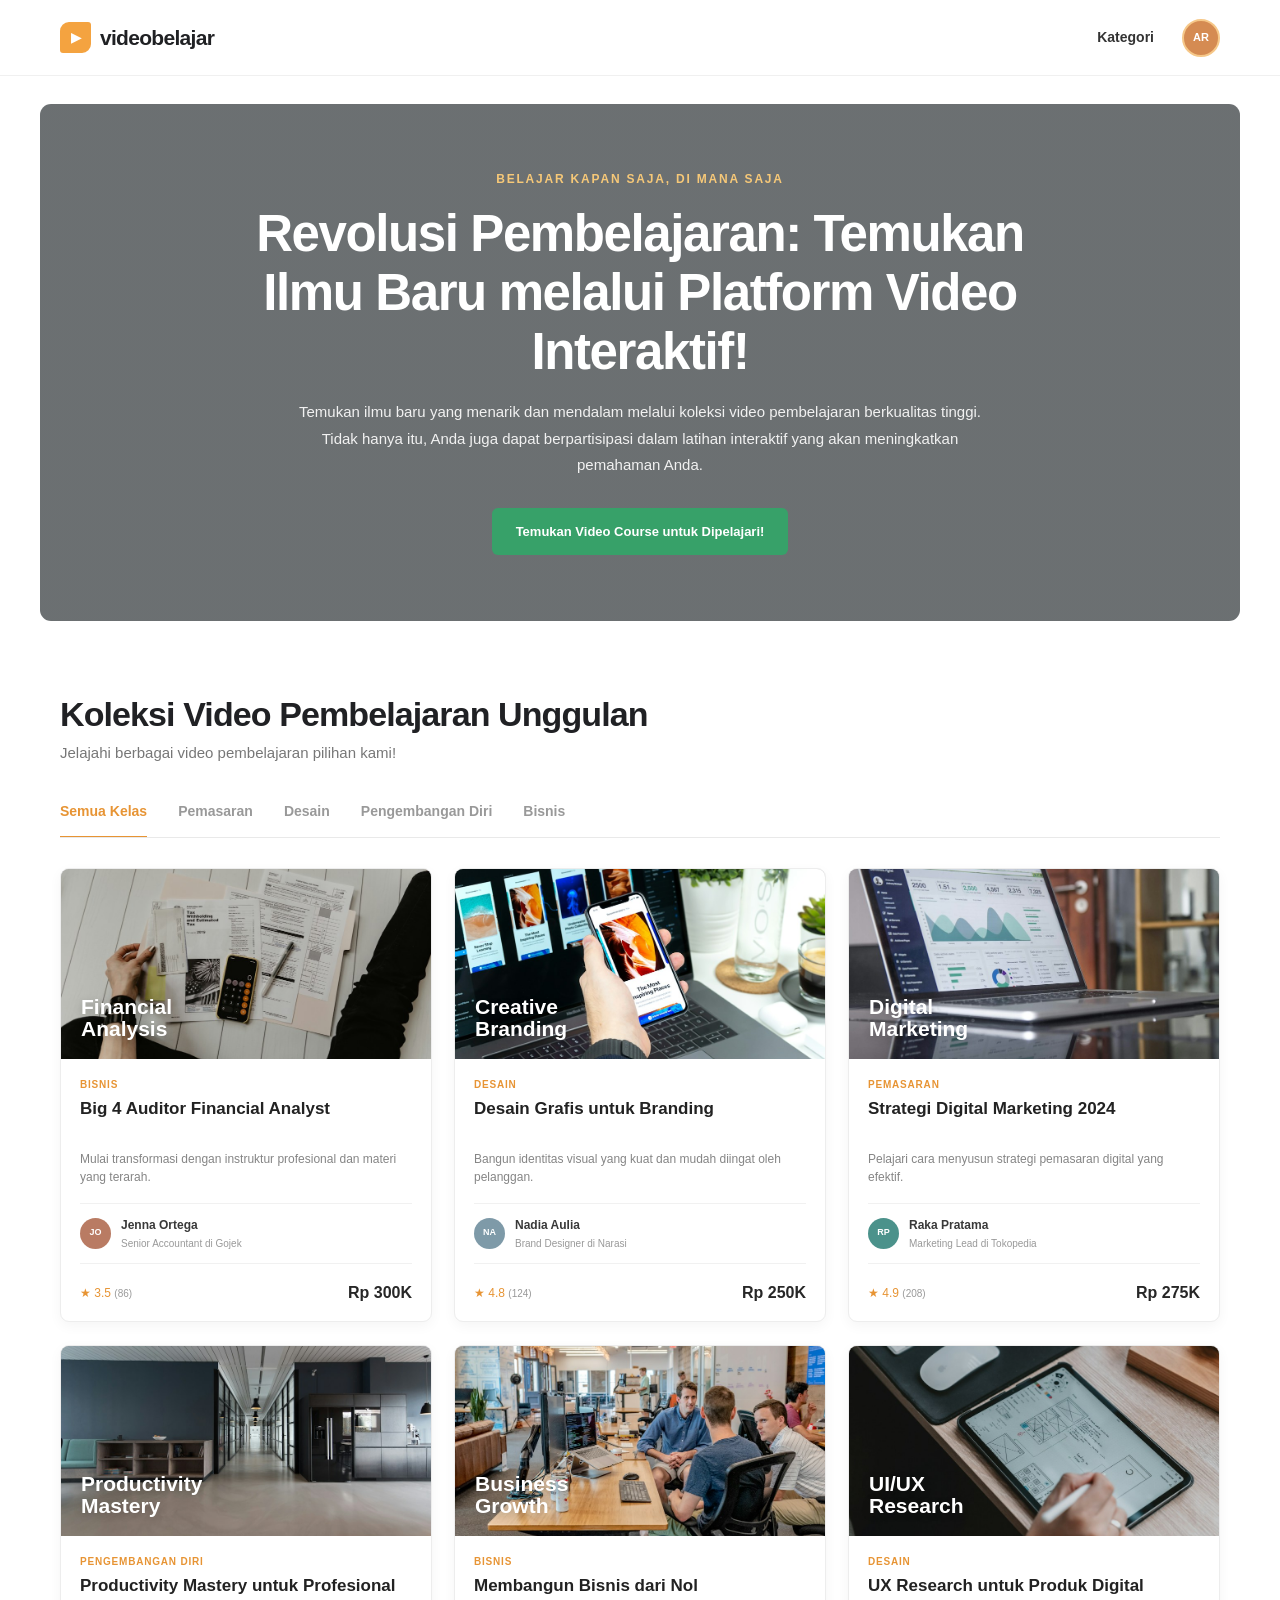
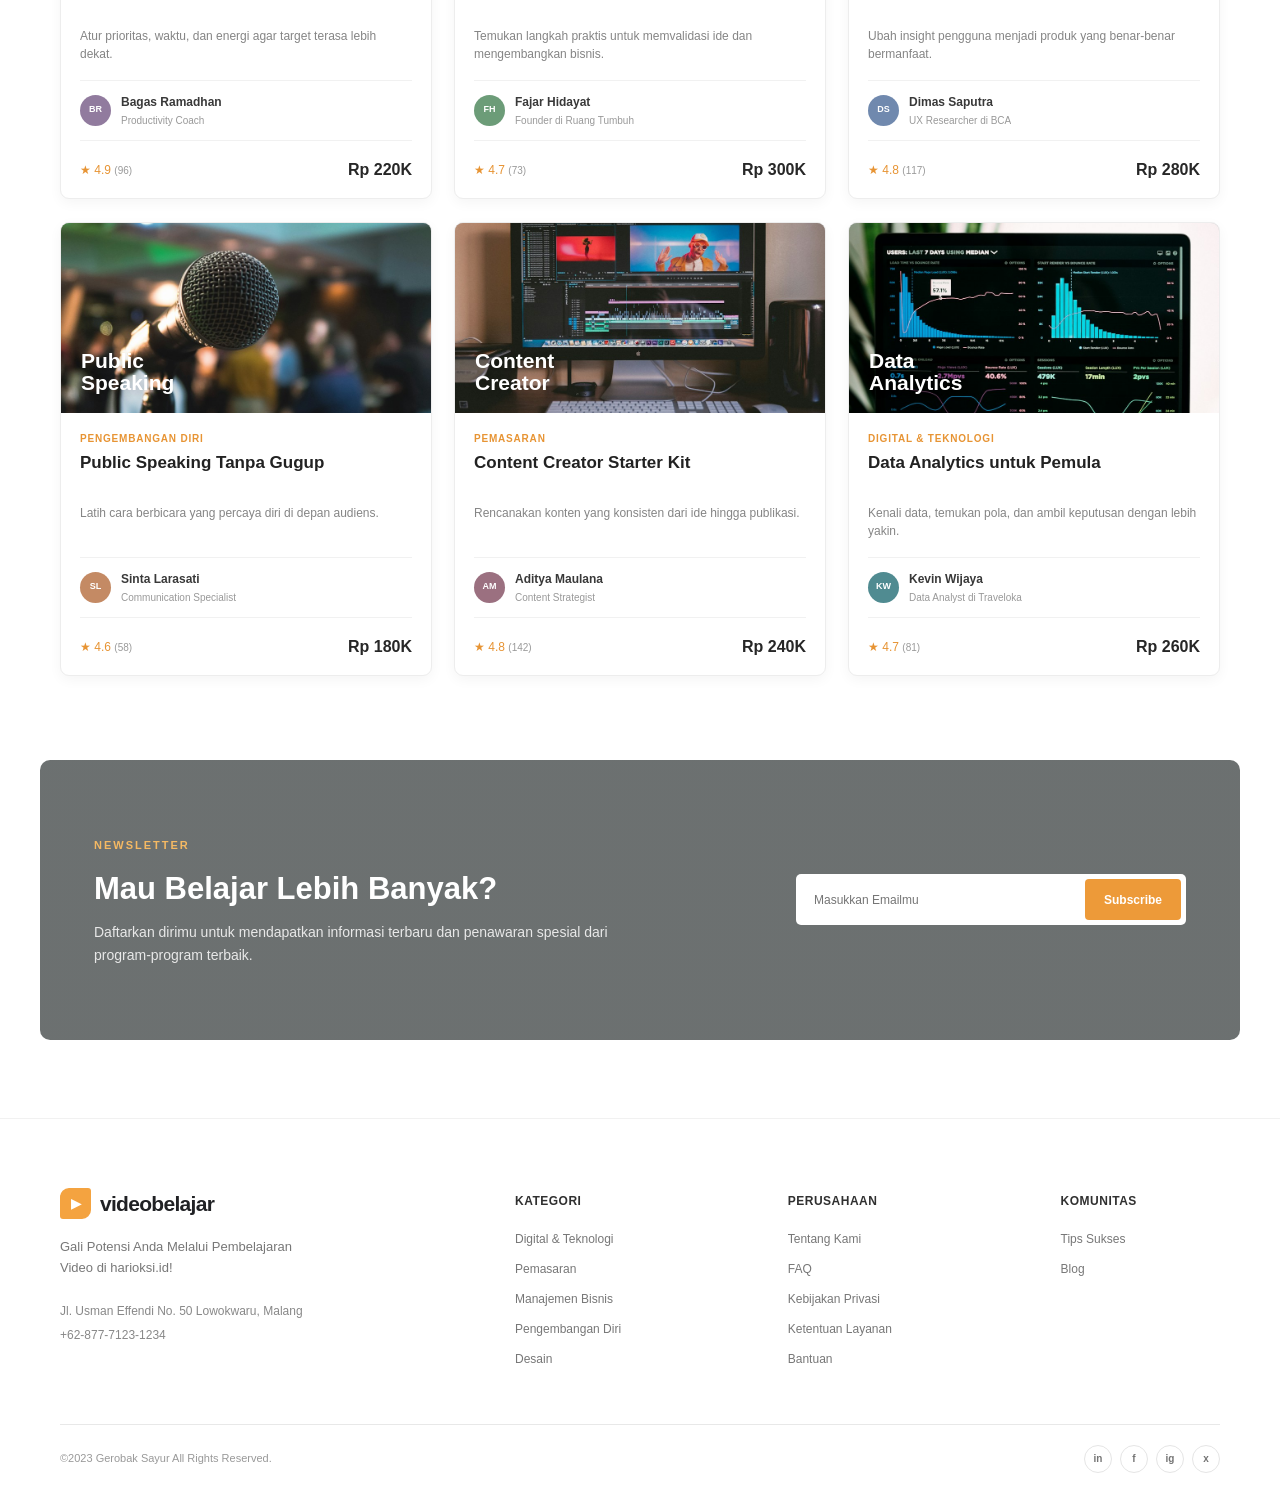
<file: index.html>
<!doctype html>
<html lang="id">
<head>
	<meta charset="utf-8">
	<meta name="viewport" content="width=device-width, initial-scale=1">
	<meta name="description" content="videobelajar, platform kursus video untuk belajar mandiri.">
	<title>videobelajar | Belajar Tanpa Batas</title>
	<link rel="stylesheet" href="style.css">
</head>
<body class="home-page">
	<header class="home-header">
		<div class="home-container home-header-inner">
			<a class="home-logo" href="index.html">
				<span class="home-logo-mark">▶</span>videobelajar
			</a>
			<nav class="home-nav" aria-label="Navigasi utama">
				<a href="#kelas">Kategori</a>
				<a class="home-avatar" href="login.html" aria-label="Buka profil">AR</a>
			</nav>
		</div>
	</header>

	<main>
		<section class="home-hero">
			<div class="home-container home-hero-content">
				<div class="home-hero-label">Belajar kapan saja, di mana saja</div>
				<h1>
					Revolusi Pembelajaran: Temukan<br class="desktop-break">
					Ilmu Baru melalui Platform Video Interaktif!
				</h1>
				<p>Temukan ilmu baru yang menarik dan mendalam melalui koleksi video pembelajaran berkualitas tinggi. Tidak hanya itu, Anda juga dapat berpartisipasi dalam latihan interaktif yang akan meningkatkan pemahaman Anda.</p>
				<a class="home-green-button" href="#kelas">Temukan Video Course untuk Dipelajari!</a>
			</div>
		</section>

		<section class="home-course-section" id="kelas">
			<div class="home-container">
				<div class="home-section-heading">
					<div>
						<h2>Koleksi Video Pembelajaran Unggulan</h2>
						<p>Jelajahi berbagai video pembelajaran pilihan kami!</p>
					</div>
				</div>
				<nav class="home-category-nav" aria-label="Kategori kelas">
					<a class="is-active" href="#kelas">Semua Kelas</a>
					<a href="#kelas">Pemasaran</a>
					<a href="#kelas">Desain</a>
					<a href="#kelas">Pengembangan Diri</a>
					<a href="#kelas">Bisnis</a>
				</nav>
			<div class="home-course-grid">
				<article class="home-course-card">
					<div class="home-thumb thumb-one"><img class="course-image" src="assets/images/financial-analysis.jpg" alt="Laporan keuangan dan kalkulator"><span>Financial<br>Analysis</span></div>
					<div class="home-card-content">
						<div class="home-card-category">Bisnis</div>
						<h3>Big 4 Auditor Financial Analyst</h3>
						<p>Mulai transformasi dengan instruktur profesional dan materi yang terarah.</p>
						<div class="home-instructor"><span class="home-instructor-avatar avatar-one">JO</span><span><strong>Jenna Ortega</strong><small>Senior Accountant di Gojek</small></span></div>
						<div class="home-card-bottom"><span class="home-rating">★ 3.5 <small>(86)</small></span><strong>Rp 300K</strong></div>
					</div>
				</article>
				<article class="home-course-card">
					<div class="home-thumb thumb-two"><img class="course-image" src="assets/images/brand-design.jpg" alt="Perangkat dan karya desain branding"><span>Creative<br>Branding</span></div>
					<div class="home-card-content">
						<div class="home-card-category">Desain</div>
						<h3>Desain Grafis untuk Branding</h3>
						<p>Bangun identitas visual yang kuat dan mudah diingat oleh pelanggan.</p>
						<div class="home-instructor"><span class="home-instructor-avatar avatar-two">NA</span><span><strong>Nadia Aulia</strong><small>Brand Designer di Narasi</small></span></div>
						<div class="home-card-bottom"><span class="home-rating">★ 4.8 <small>(124)</small></span><strong>Rp 250K</strong></div>
					</div>
				</article>
				<article class="home-course-card">
					<div class="home-thumb thumb-three"><img class="course-image" src="assets/images/digital-marketing.jpg" alt="Dashboard analitik pemasaran digital di laptop"><span>Digital<br>Marketing</span></div>
					<div class="home-card-content">
						<div class="home-card-category">Pemasaran</div>
						<h3>Strategi Digital Marketing 2024</h3>
						<p>Pelajari cara menyusun strategi pemasaran digital yang efektif.</p>
						<div class="home-instructor"><span class="home-instructor-avatar avatar-three">RP</span><span><strong>Raka Pratama</strong><small>Marketing Lead di Tokopedia</small></span></div>
						<div class="home-card-bottom"><span class="home-rating">★ 4.9 <small>(208)</small></span><strong>Rp 275K</strong></div>
					</div>
				</article>
				<article class="home-course-card">
					<div class="home-thumb thumb-four"><img class="course-image" src="assets/images/productivity.jpg" alt="Ruang kerja untuk fokus dan produktivitas"><span>Productivity<br>Mastery</span></div>
					<div class="home-card-content">
						<div class="home-card-category">Pengembangan Diri</div>
						<h3>Productivity Mastery untuk Profesional</h3>
						<p>Atur prioritas, waktu, dan energi agar target terasa lebih dekat.</p>
						<div class="home-instructor"><span class="home-instructor-avatar avatar-four">BR</span><span><strong>Bagas Ramadhan</strong><small>Productivity Coach</small></span></div>
						<div class="home-card-bottom"><span class="home-rating">★ 4.9 <small>(96)</small></span><strong>Rp 220K</strong></div>
					</div>
				</article>
				<article class="home-course-card">
					<div class="home-thumb thumb-five"><img class="course-image" src="assets/images/business-startup.jpg" alt="Tim berdiskusi mengembangkan bisnis"><span>Business<br>Growth</span></div>
					<div class="home-card-content">
						<div class="home-card-category">Bisnis</div>
						<h3>Membangun Bisnis dari Nol</h3>
						<p>Temukan langkah praktis untuk memvalidasi ide dan mengembangkan bisnis.</p>
						<div class="home-instructor"><span class="home-instructor-avatar avatar-five">FH</span><span><strong>Fajar Hidayat</strong><small>Founder di Ruang Tumbuh</small></span></div>
						<div class="home-card-bottom"><span class="home-rating">★ 4.7 <small>(73)</small></span><strong>Rp 300K</strong></div>
					</div>
				</article>
				<article class="home-course-card">
					<div class="home-thumb thumb-six"><img class="course-image" src="assets/images/ux-research.jpg" alt="Riset pengalaman pengguna dan rancangan interface"><span>UI/UX<br>Research</span></div>
					<div class="home-card-content">
						<div class="home-card-category">Desain</div>
						<h3>UX Research untuk Produk Digital</h3>
						<p>Ubah insight pengguna menjadi produk yang benar-benar bermanfaat.</p>
						<div class="home-instructor"><span class="home-instructor-avatar avatar-six">DS</span><span><strong>Dimas Saputra</strong><small>UX Researcher di BCA</small></span></div>
						<div class="home-card-bottom"><span class="home-rating">★ 4.8 <small>(117)</small></span><strong>Rp 280K</strong></div>
					</div>
				</article>
				<article class="home-course-card">
					<div class="home-thumb thumb-seven"><img class="course-image" src="assets/images/public-speaking.jpg" alt="Pembicara tampil di hadapan audiens"><span>Public<br>Speaking</span></div>
					<div class="home-card-content">
						<div class="home-card-category">Pengembangan Diri</div>
						<h3>Public Speaking Tanpa Gugup</h3>
						<p>Latih cara berbicara yang percaya diri di depan audiens.</p>
						<div class="home-instructor"><span class="home-instructor-avatar avatar-seven">SL</span><span><strong>Sinta Larasati</strong><small>Communication Specialist</small></span></div>
						<div class="home-card-bottom"><span class="home-rating">★ 4.6 <small>(58)</small></span><strong>Rp 180K</strong></div>
					</div>
				</article>
				<article class="home-course-card">
					<div class="home-thumb thumb-eight"><img class="course-image" src="assets/images/content-creation.jpg" alt="Kamera untuk membuat konten video"><span>Content<br>Creator</span></div>
					<div class="home-card-content">
						<div class="home-card-category">Pemasaran</div>
						<h3>Content Creator Starter Kit</h3>
						<p>Rencanakan konten yang konsisten dari ide hingga publikasi.</p>
						<div class="home-instructor"><span class="home-instructor-avatar avatar-eight">AM</span><span><strong>Aditya Maulana</strong><small>Content Strategist</small></span></div>
						<div class="home-card-bottom"><span class="home-rating">★ 4.8 <small>(142)</small></span><strong>Rp 240K</strong></div>
					</div>
				</article>
				<article class="home-course-card">
					<div class="home-thumb thumb-nine"><img class="course-image" src="assets/images/data-analytics.jpg" alt="Grafik dan dashboard analisis data"><span>Data<br>Analytics</span></div>
					<div class="home-card-content">
						<div class="home-card-category">Digital &amp; Teknologi</div>
						<h3>Data Analytics untuk Pemula</h3>
						<p>Kenali data, temukan pola, dan ambil keputusan dengan lebih yakin.</p>
						<div class="home-instructor"><span class="home-instructor-avatar avatar-nine">KW</span><span><strong>Kevin Wijaya</strong><small>Data Analyst di Traveloka</small></span></div>
						<div class="home-card-bottom"><span class="home-rating">★ 4.7 <small>(81)</small></span><strong>Rp 260K</strong></div>
					</div>
				</article>
			</div>
			</div>
		</section>

		<section class="home-newsletter" id="newsletter">
			<div class="home-container home-newsletter-inner">
				<div class="home-newsletter-copy">
					<span>NEWSLETTER</span>
					<h2>Mau Belajar Lebih Banyak?</h2>
					<p>Daftarkan dirimu untuk mendapatkan informasi terbaru dan penawaran spesial dari program-program terbaik.</p>
				</div>
				<form class="home-newsletter-form">
					<label class="visually-hidden" for="newsletter-email">Alamat email</label>
					<input id="newsletter-email" type="email" placeholder="Masukkan Emailmu" required>
					<button type="submit">Subscribe</button>
				</form>
			</div>
		</section>
	</main>

	<footer class="home-footer" id="tentang">
		<div class="home-container">
			<div class="home-footer-grid">
				<div class="home-footer-about">
					<a class="home-logo" href="index.html"><span class="home-logo-mark">▶</span>videobelajar</a>
					<p>Gali Potensi Anda Melalui Pembelajaran<br>Video di harioksi.id!</p>
					<address>Jl. Usman Effendi No. 50 Lowokwaru, Malang<br><a href="tel:+6287771231234">+62-877-7123-1234</a></address>
				</div>
				<div>
					<h3>KATEGORI</h3>
					<nav>
						<a href="#kelas">Digital &amp; Teknologi</a>
						<a href="#kelas">Pemasaran</a>
						<a href="#kelas">Manajemen Bisnis</a>
						<a href="#kelas">Pengembangan Diri</a>
						<a href="#kelas">Desain</a>
					</nav>
				</div>
				<div>
					<h3>PERUSAHAAN</h3>
					<nav>
						<a href="#tentang">Tentang Kami</a>
						<a href="#tentang">FAQ</a>
						<a href="#tentang">Kebijakan Privasi</a>
						<a href="#tentang">Ketentuan Layanan</a>
						<a href="#tentang">Bantuan</a>
					</nav>
				</div>
				<div>
					<h3>KOMUNITAS</h3>
					<nav>
						<a href="#tentang">Tips Sukses</a>
						<a href="#tentang">Blog</a>
					</nav>
				</div>
			</div>
			<div class="home-footer-bottom">
				<span>©2023 Gerobak Sayur All Rights Reserved.</span>
				<div class="home-socials">
					<a href="#tentang" aria-label="LinkedIn">in</a>
					<a href="#tentang" aria-label="Facebook">f</a>
					<a href="#tentang" aria-label="Instagram">ig</a>
					<a href="#tentang" aria-label="Twitter">x</a>
				</div>
			</div>
		</div>
	</footer>
</body>
</html>
</file>
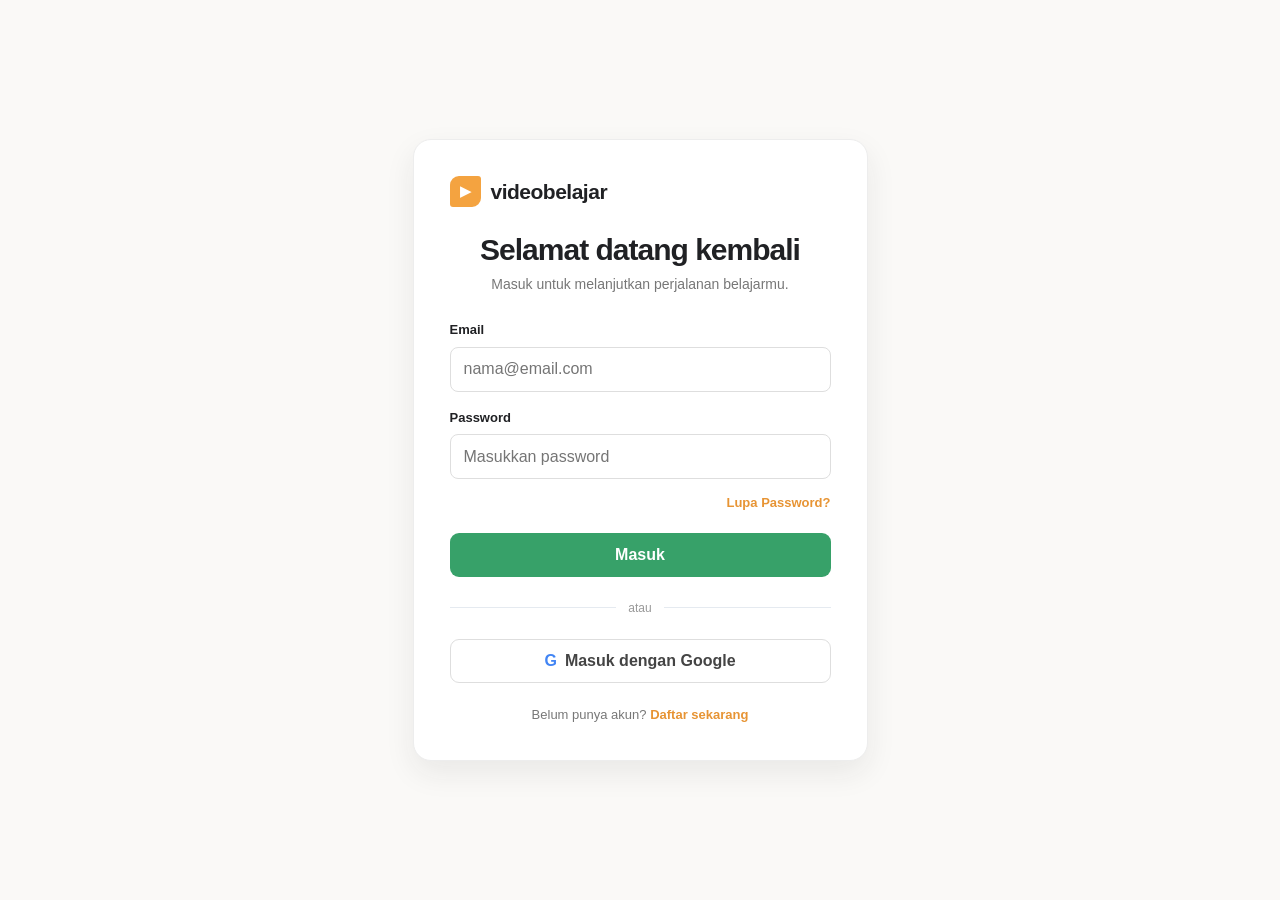
<file: login.html>
<!doctype html>
<html lang="id">
<head>
	<meta charset="utf-8">
	<meta name="viewport" content="width=device-width, initial-scale=1">
	<title>Masuk | videobelajar</title>
	<link rel="stylesheet" href="style.css">
</head>
<body class="auth-page">
	<main class="auth-shell">
		<a class="logo auth-brand" href="index.html">
			<span class="logo-mark">▶</span>videobelajar
		</a>
		<h1>Selamat datang kembali</h1>
		<p class="auth-intro">Masuk untuk melanjutkan perjalanan belajarmu.</p>
		<form action="index.html">
			<div class="form-group">
				<label for="login-email">Email</label>
				<input id="login-email" name="email" type="email" placeholder="nama@email.com" required>
			</div>
			<div class="form-group">
				<label for="login-password">Password</label>
				<input id="login-password" name="password" type="password" placeholder="Masukkan password" required>
			</div>
			<div class="form-row">
				<span></span>
				<a class="text-link accent" href="#">Lupa Password?</a>
			</div>
			<button class="btn btn-primary btn-full" type="submit">Masuk</button>
		</form>
		<div class="auth-divider">atau</div>
		<a class="btn btn-ghost btn-full" href="index.html">
			<span class="google-mark">G</span> Masuk dengan Google
		</a>
		<p class="auth-switch">Belum punya akun? <a class="text-link accent" href="register.html">Daftar sekarang</a></p>
	</main>
</body>
</html>
</file>
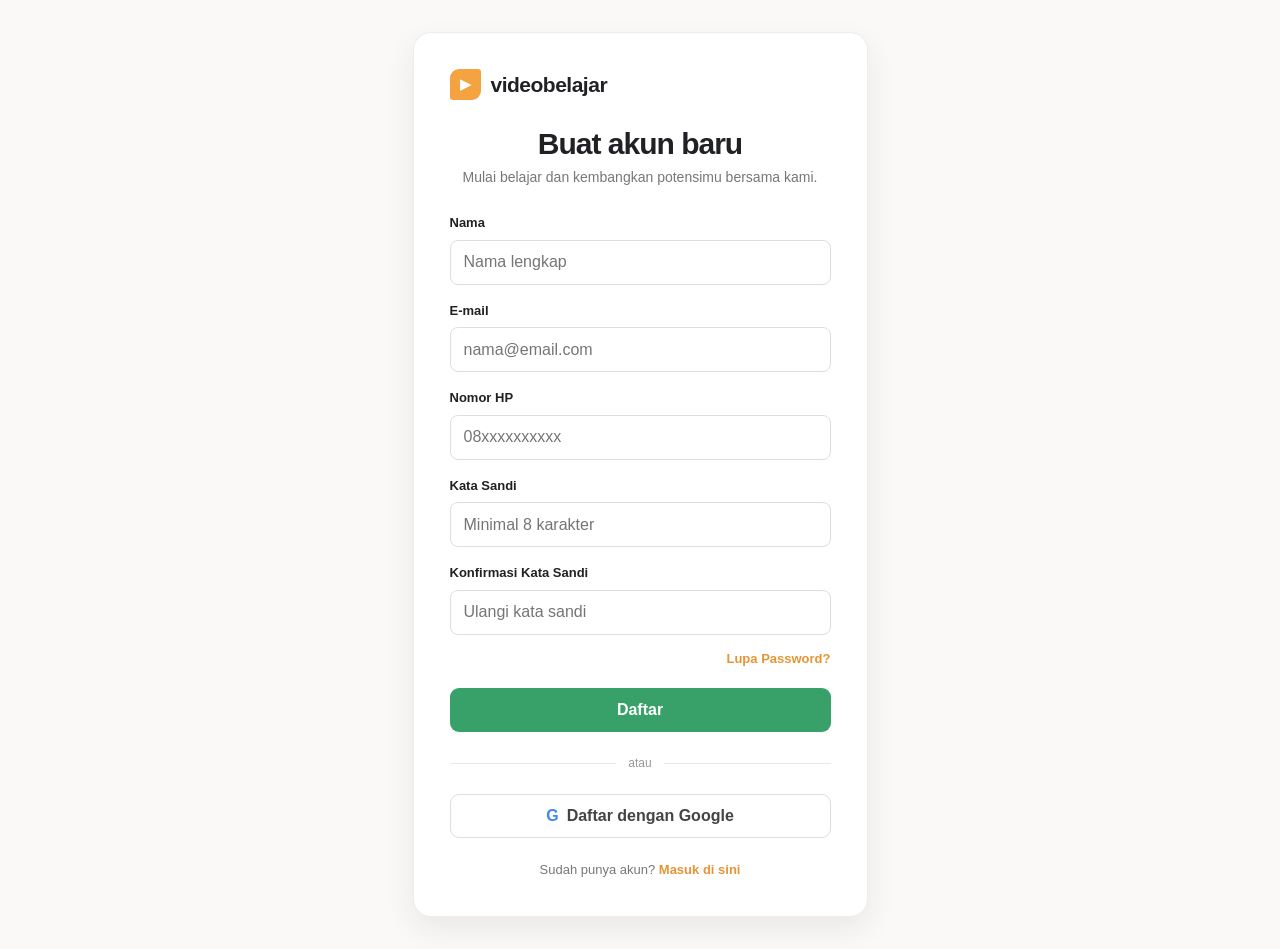
<file: register.html>
<!doctype html>
<html lang="id">
<head>
	<meta charset="utf-8">
	<meta name="viewport" content="width=device-width, initial-scale=1">
	<title>Daftar | videobelajar</title>
	<link rel="stylesheet" href="style.css">
</head>
<body class="auth-page">
	<main class="auth-shell">
		<a class="logo auth-brand" href="index.html">
			<span class="logo-mark">▶</span>videobelajar
		</a>
		<h1>Buat akun baru</h1>
		<p class="auth-intro">Mulai belajar dan kembangkan potensimu bersama kami.</p>
		<form action="index.html">
			<div class="form-group">
				<label for="register-name">Nama</label>
				<input id="register-name" name="name" type="text" placeholder="Nama lengkap" required>
			</div>
			<div class="form-group">
				<label for="register-email">E-mail</label>
				<input id="register-email" name="email" type="email" placeholder="nama@email.com" required>
			</div>
			<div class="form-group">
				<label for="register-phone">Nomor HP</label>
				<input id="register-phone" name="phone" type="tel" placeholder="08xxxxxxxxxx" required>
			</div>
			<div class="form-group">
				<label for="register-password">Kata Sandi</label>
				<input id="register-password" name="password" type="password" placeholder="Minimal 8 karakter" required>
			</div>
			<div class="form-group">
				<label for="register-confirm">Konfirmasi Kata Sandi</label>
				<input id="register-confirm" name="confirm-password" type="password" placeholder="Ulangi kata sandi" required>
			</div>
			<div class="form-row">
				<span></span>
				<a class="text-link accent" href="#">Lupa Password?</a>
			</div>
			<button class="btn btn-primary btn-full" type="submit">Daftar</button>
		</form>
		<div class="auth-divider">atau</div>
		<a class="btn btn-ghost btn-full" href="index.html">
			<span class="google-mark">G</span> Daftar dengan Google
		</a>
		<p class="auth-switch">Sudah punya akun? <a class="text-link accent" href="login.html">Masuk di sini</a></p>
	</main>
</body>
</html>
</file>
<file: style.css>
:root {
	--ink: #172b4d;
	--line: #e5eaf0;
}

* {
	box-sizing: border-box;
}

.visually-hidden {
	position: absolute;
	width: 1px;
	height: 1px;
	padding: 0;
	margin: -1px;
	overflow: hidden;
	clip: rect(0, 0, 0, 0);
	white-space: nowrap;
	border: 0;
}

html {
	scroll-behavior: smooth;
}

body {
	margin: 0;
	color: var(--ink);
	background: #fff;
	font-family: "Trebuchet MS", "Segoe UI", sans-serif;
	line-height: 1.5;
}

a {
	color: inherit;
	text-decoration: none;
}

button, input {
	font: inherit;
}

button, a {
	-webkit-tap-highlight-color: transparent;
}

h1, h2, h3, p {
	margin-top: 0;
}

.logo {
	display: inline-flex;
	align-items: center;
	gap: 10px;
	font-size: 21px;
	font-weight: 800;
	letter-spacing: -.5px;
}

.logo-mark {
	width: 31px;
	height: 31px;
	display: grid;
	place-items: center;
	color: white;
	background: #f4a340;
	border-radius: 9px 3px 9px 3px;
	font-size: 14px;
}

.btn {
	display: inline-flex;
	align-items: center;
	justify-content: center;
	gap: 8px;
	min-height: 44px;
	padding: 0 21px;
	border: 1px solid transparent;
	border-radius: 9px;
	font-weight: 700;
	cursor: pointer;
	transition: transform .2s, box-shadow .2s, background .2s;
}

.btn:hover {
	transform: translateY(-2px);
	box-shadow: 0 8px 16px rgba(55, 161, 105, .16);
}

.btn-primary {
	color: white;
	background: #37a169;
}

.btn-primary:hover {
	background: #258354;
}

.btn-ghost {
	color: #444;
	background: white;
	border-color: #dedede;
}

.btn-full {
	width: 100%;
}

.auth-page {
	min-height: 100vh;
	display: grid;
	place-items: center;
	padding: 32px 20px;
	color: #202124;
	background: #faf9f7;
}

.auth-shell {
	width: min(455px, 100%);
	padding: 36px;
	border: 1px solid #ededed;
	border-radius: 18px;
	background: white;
	box-shadow: 0 12px 30px rgba(35, 35, 35, .08);
}

.auth-brand {
	justify-content: center;
	margin-bottom: 27px;
}

.auth-shell h1 {
	margin: 0 0 8px;
	color: #202124;
	font-size: 30px;
	line-height: 1.06;
	letter-spacing: -1px;
	text-align: center;
}

.auth-intro {
	margin-bottom: 25px;
	color: #777;
	font-size: 14px;
	text-align: center;
}

.form-group {
	margin-bottom: 16px;
}

.form-group label {
	display: block;
	margin-bottom: 7px;
	font-size: 13px;
	font-weight: 700;
}

.form-group input {
	width: 100%;
	height: 45px;
	padding: 0 13px;
	border: 1px solid #dedede;
	border-radius: 8px;
	outline: 0;
	color: var(--ink);
	background: white;
}

.form-group input:focus {
	border-color: #37a169;
	box-shadow: 0 0 0 3px #e1f2e8;
}

.form-row {
	display: flex;
	align-items: center;
	justify-content: space-between;
	gap: 12px;
	margin: -2px 0 20px;
	font-size: 13px;
}

.text-link.accent {
	color: #e79434;
	font-weight: 700;
}

.text-link.accent:hover {
	color: #c87519;
}

.auth-divider {
	display: flex;
	align-items: center;
	gap: 12px;
	margin: 22px 0;
	color: #999;
	font-size: 12px;
}

.auth-divider:before, .auth-divider:after {
	content: "";
	height: 1px;
	flex: 1;
	background: var(--line);
}

.google-mark {
	font-weight: 900;
	color: #4285f4;
}

.auth-switch {
	margin: 22px 0 0;
	color: #777;
	font-size: 13px;
	text-align: center;
}

@media (max-width: 680px) {
	.auth-shell { padding: 28px 20px; }
	.auth-page { padding: 18px 14px; }
}

/* Beranda template styles. Auth pages keep the shared styles above. */
.home-page {
	color: #202124;
}

.home-container {
	width: min(1160px, calc(100% - 48px));
	margin: 0 auto;
}

.home-header {
	height: 76px;
	background: #fff;
	border-bottom: 1px solid #f0f0f0;
}

.home-header-inner {
	height: 100%;
	display: flex;
	align-items: center;
	justify-content: space-between;
}

.home-logo {
	display: inline-flex;
	align-items: center;
	gap: 9px;
	color: #202124;
	font-size: 21px;
	font-weight: 800;
	letter-spacing: -.7px;
}

.home-logo-mark {
	width: 31px;
	height: 31px;
	display: grid;
	place-items: center;
	color: #fff;
	background: #f4a340;
	border-radius: 9px 3px 9px 3px;
	font-size: 13px;
}

.home-nav {
	display: flex;
	align-items: center;
	gap: 28px;
	color: #333;
	font-size: 14px;
	font-weight: 700;
}

.home-nav a:first-child:hover {
	color: #f39a3f;
}

.home-avatar {
	width: 38px;
	height: 38px;
	display: grid;
	place-items: center;
	border: 2px solid #f6c889;
	border-radius: 50%;
	color: #fff;
	background: #d58b52;
	font-size: 11px;
}

.home-hero {
	min-height: 438px;
	display: grid;
	place-items: center;
	width: min(1200px, calc(100% - 48px));
	margin: 28px auto 0;
	border-radius: 11px;
	color: #fff;
	text-align: center;
	background-image: linear-gradient(rgba(21, 28, 31, .63), rgba(21, 28, 31, .63)), url("https://images.unsplash.com/photo-1523240795612-9a054b0db644?auto=format&fit=crop&w=1800&q=85");
	background-position: center;
	background-size: cover;
	overflow: hidden;
}

.home-hero-content {
	padding: 66px 20px;
}

.home-hero-label {
	margin-bottom: 16px;
	color: #f6c878;
	font-size: 12px;
	font-weight: 800;
	letter-spacing: 1.8px;
	text-transform: uppercase;
}

.home-page .home-hero h1 {
	max-width: 800px;
	margin: 0 auto 18px;
	color: #fff;
	font-size: clamp(32px, 4vw, 51px);
	line-height: 1.16;
	letter-spacing: -1.4px;
}

.home-hero p {
	max-width: 720px;
	margin: 0 auto 30px;
	color: #f1f1f1;
	font-size: 15px;
	line-height: 1.75;
}

.home-green-button {
	display: inline-flex;
	align-items: center;
	justify-content: center;
	min-height: 47px;
	padding: 0 24px;
	border-radius: 6px;
	color: #fff;
	background: #37a169;
	font-size: 13px;
	font-weight: 800;
	transition: background .2s, transform .2s;
}

.home-green-button:hover {
	transform: translateY(-2px);
	background: #258354;
}

.home-course-section {
	padding: 73px 0 84px;
	background: #fff;
}

.home-section-heading h2 {
	margin: 0 0 7px;
	color: #202124;
	font-size: clamp(26px, 3vw, 34px);
	line-height: 1.2;
	letter-spacing: -.9px;
}

.home-section-heading p {
	margin: 0;
	color: #777;
	font-size: 15px;
}

.home-category-nav {
	display: flex;
	gap: 31px;
	margin: 36px 0 30px;
	border-bottom: 1px solid #e9e9e9;
	overflow-x: auto;
}

.home-category-nav a {
	position: relative;
	flex: 0 0 auto;
	padding: 0 0 15px;
	color: #999;
	font-size: 14px;
	font-weight: 700;
	white-space: nowrap;
}

.home-category-nav a.is-active, .home-category-nav a:hover {
	color: #e79434;
}

.home-category-nav a.is-active:after {
	content: "";
	position: absolute;
	right: 0;
	bottom: -1px;
	left: 0;
	height: 2px;
	background: #e79434;
}

.home-course-grid {
	display: grid;
	grid-template-columns: repeat(3, minmax(0, 1fr));
	gap: 23px 22px;
}

.home-course-card {
	min-width: 0;
	min-height: 452px;
	overflow: hidden;
	border: 1px solid #ededed;
	border-radius: 9px;
	background: #fff;
	box-shadow: 0 4px 13px rgba(25, 25, 25, .045);
	transition: transform .2s, box-shadow .2s;
}

.home-course-card:hover {
	transform: translateY(-3px);
	box-shadow: 0 12px 25px rgba(25, 25, 25, .1);
}

.home-thumb {
	position: relative;
	height: 190px;
	display: flex;
	align-items: flex-end;
	padding: 18px 20px;
	overflow: hidden;
	color: #fff;
}

.course-image {
	position: absolute;
	inset: 0;
	width: 100%;
	height: 100%;
	object-fit: cover;
}

.home-thumb:before {
	content: "";
	position: absolute;
	inset: 0;
	background: rgba(20, 26, 31, .22);
}

.home-thumb:after {
	content: none;
}

.home-thumb span {
	position: relative;
	z-index: 1;
	font-size: 21px;
	font-weight: 800;
	line-height: 1.05;
	text-shadow: 0 2px 8px rgba(0, 0, 0, .2);
}

.home-card-content {
	min-height: 262px;
	display: flex;
	flex-direction: column;
	padding: 18px 19px 16px;
}

.home-card-category {
	margin-bottom: 6px;
	color: #e79434;
	font-size: 10px;
	font-weight: 800;
	letter-spacing: .8px;
	text-transform: uppercase;
}

.home-card-content h3 {
	min-height: 44px;
	margin: 0 0 8px;
	color: #222;
	font-size: 17px;
	line-height: 1.3;
}

.home-card-content > p {
	min-height: 39px;
	margin: 0 0 14px;
	color: #858585;
	font-size: 12px;
	line-height: 1.55;
}

.home-instructor {
	display: flex;
	align-items: center;
	gap: 10px;
	padding: 12px 0;
	border-top: 1px solid #f1f1f1;
	border-bottom: 1px solid #f1f1f1;
}

.home-instructor-avatar {
	width: 31px;
	height: 31px;
	display: grid;
	place-items: center;
	flex: 0 0 auto;
	border-radius: 50%;
	color: #fff;
	background: #91a99e;
	font-size: 9px;
	font-weight: 800;
}

.avatar-one { background: #b97b63; }
.avatar-two { background: #7e9aa8; }
.avatar-three { background: #4b928b; }
.avatar-four { background: #917b9e; }
.avatar-five { background: #6c9c78; }
.avatar-six { background: #7089ae; }
.avatar-seven { background: #c48a64; }
.avatar-eight { background: #9b7080; }
.avatar-nine { background: #508b91; }

.home-instructor span:last-child {
	min-width: 0;
}

.home-instructor strong, .home-instructor small {
	display: block;
	overflow: hidden;
	text-overflow: ellipsis;
	white-space: nowrap;
}

.home-instructor strong {
	color: #393939;
	font-size: 12px;
}

.home-instructor small {
	margin-top: 2px;
	color: #999;
	font-size: 10px;
}

.home-card-bottom {
	display: flex;
	align-items: center;
	justify-content: space-between;
	gap: 10px;
	margin-top: auto;
	padding-top: 14px;
	color: #e79434;
	font-size: 12px;
}

.home-card-bottom strong {
	color: #272727;
	font-size: 16px;
}

.home-rating small {
	color: #999;
	font-size: 10px;
}

.home-newsletter {
	width: min(1200px, calc(100% - 48px));
	min-height: 280px;
	display: grid;
	place-items: center;
	margin: 0 auto 78px;
	border-radius: 10px;
	color: #fff;
	background-image: linear-gradient(rgba(22, 29, 29, .63), rgba(22, 29, 29, .63)), url("https://images.unsplash.com/photo-1516321318423-f06f85e504b3?auto=format&fit=crop&w=1800&q=85");
	background-position: center;
	background-size: cover;
	overflow: hidden;
}

.home-newsletter-inner {
	display: flex;
	align-items: center;
	justify-content: space-between;
	gap: 50px;
	padding: 45px 30px;
}

.home-newsletter-copy {
	max-width: 550px;
}

.home-newsletter-copy > span {
	color: #f5b963;
	font-size: 11px;
	font-weight: 800;
	letter-spacing: 2px;
}

.home-newsletter-copy h2 {
	margin: 10px 0 9px;
	color: #fff;
	font-size: 31px;
}

.home-newsletter-copy p {
	margin: 0;
	color: #e8e8e8;
	font-size: 14px;
	line-height: 1.65;
}

.home-newsletter-form {
	display: flex;
	width: min(100%, 390px);
	padding: 5px;
	border-radius: 5px;
	background: #fff;
}

.home-newsletter-form input {
	min-width: 0;
	flex: 1;
	padding: 0 13px;
	border: 0;
	outline: 0;
	color: #444;
	font-size: 12px;
}

.home-newsletter-form button {
	min-height: 41px;
	padding: 0 19px;
	border: 0;
	border-radius: 4px;
	color: #fff;
	background: #ed9a39;
	font-size: 12px;
	font-weight: 800;
	cursor: pointer;
}

.home-footer {
	padding: 69px 0 24px;
	color: #656565;
	background: #fff;
	border-top: 1px solid #f1f1f1;
}

.home-footer-grid {
	display: grid;
	grid-template-columns: 1.8fr 1fr 1fr .7fr;
	gap: 45px;
	padding-bottom: 56px;
}

.home-footer-about p {
	margin: 17px 0 20px;
	color: #777;
	font-size: 13px;
	line-height: 1.65;
}

.home-footer address {
	color: #888;
	font-size: 12px;
	font-style: normal;
	line-height: 2;
}

.home-footer h3 {
	margin: 4px 0 20px;
	color: #303030;
	font-size: 12px;
	letter-spacing: .5px;
}

.home-footer nav {
	display: grid;
	gap: 12px;
}

.home-footer nav a {
	color: #777;
	font-size: 12px;
}

.home-footer nav a:hover, .home-footer address a:hover {
	color: #e79434;
}

.home-footer-bottom {
	display: flex;
	align-items: center;
	justify-content: space-between;
	gap: 20px;
	padding-top: 20px;
	border-top: 1px solid #e8e8e8;
	color: #999;
	font-size: 11px;
}

.home-socials {
	display: flex;
	gap: 8px;
}

.home-socials a {
	width: 28px;
	height: 28px;
	display: grid;
	place-items: center;
	border: 1px solid #e5e5e5;
	border-radius: 50%;
	color: #747474;
	font-size: 10px;
	font-weight: 800;
}

.home-socials a:hover {
	color: #fff;
	border-color: #e79434;
	background: #e79434;
}

@media (max-width: 1024px) {
	.home-container { width: min(100% - 40px, 900px); }
	.home-course-grid { grid-template-columns: repeat(2, minmax(0, 1fr)); }
	.home-footer-grid { grid-template-columns: 1.5fr 1fr 1fr; }
	.home-footer-about { grid-row: span 2; }
}

@media (max-width: 680px) {
	.home-container { width: min(100% - 30px, 540px); }
	.home-header { height: 66px; }
	.home-nav { gap: 15px; }
	.home-hero, .home-newsletter { width: calc(100% - 30px); }
	.home-hero { min-height: 490px; margin-top: 15px; }
	.home-hero-content { padding: 50px 13px; }
	.home-page .home-hero h1 { font-size: clamp(29px, 8vw, 40px); line-height: 1.18; }
	.desktop-break { display: none; }
	.home-hero p { font-size: 13px; line-height: 1.65; }
	.home-green-button { width: 100%; padding: 0 13px; font-size: 12px; text-align: center; }
	.home-course-section { padding: 54px 0 61px; }
	.home-category-nav { gap: 23px; margin-top: 28px; }
	.home-course-grid { grid-template-columns: 1fr; gap: 18px; }
	.home-course-card { min-height: 0; }
	.home-thumb { height: 178px; }
	.home-card-content { min-height: 257px; }
	.home-newsletter { min-height: 350px; margin-bottom: 57px; }
	.home-newsletter-inner { display: block; padding: 42px 22px; }
	.home-newsletter-copy h2 { font-size: 27px; }
	.home-newsletter-form { margin-top: 26px; width: 100%; }
	.home-footer { padding-top: 51px; }
	.home-footer-grid { grid-template-columns: 1fr 1fr; gap: 35px 24px; padding-bottom: 38px; }
	.home-footer-about { grid-column: 1 / -1; grid-row: auto; }
	.home-footer-bottom { display: block; }
	.home-socials { margin-top: 16px; }
}

@media (max-width: 390px) {
	.home-nav { gap: 11px; }
	.home-logo { font-size: 19px; }
	.home-logo-mark { width: 29px; height: 29px; }
	.home-category-nav { gap: 17px; }
	.home-category-nav a { font-size: 12px; }
	.home-newsletter-form { display: block; padding: 8px; }
	.home-newsletter-form input { width: 100%; height: 40px; }
	.home-newsletter-form button { width: 100%; margin-top: 7px; }
	.home-footer-grid { grid-template-columns: 1fr; }
	.home-footer-bottom { line-height: 1.6; }
}
</file>
